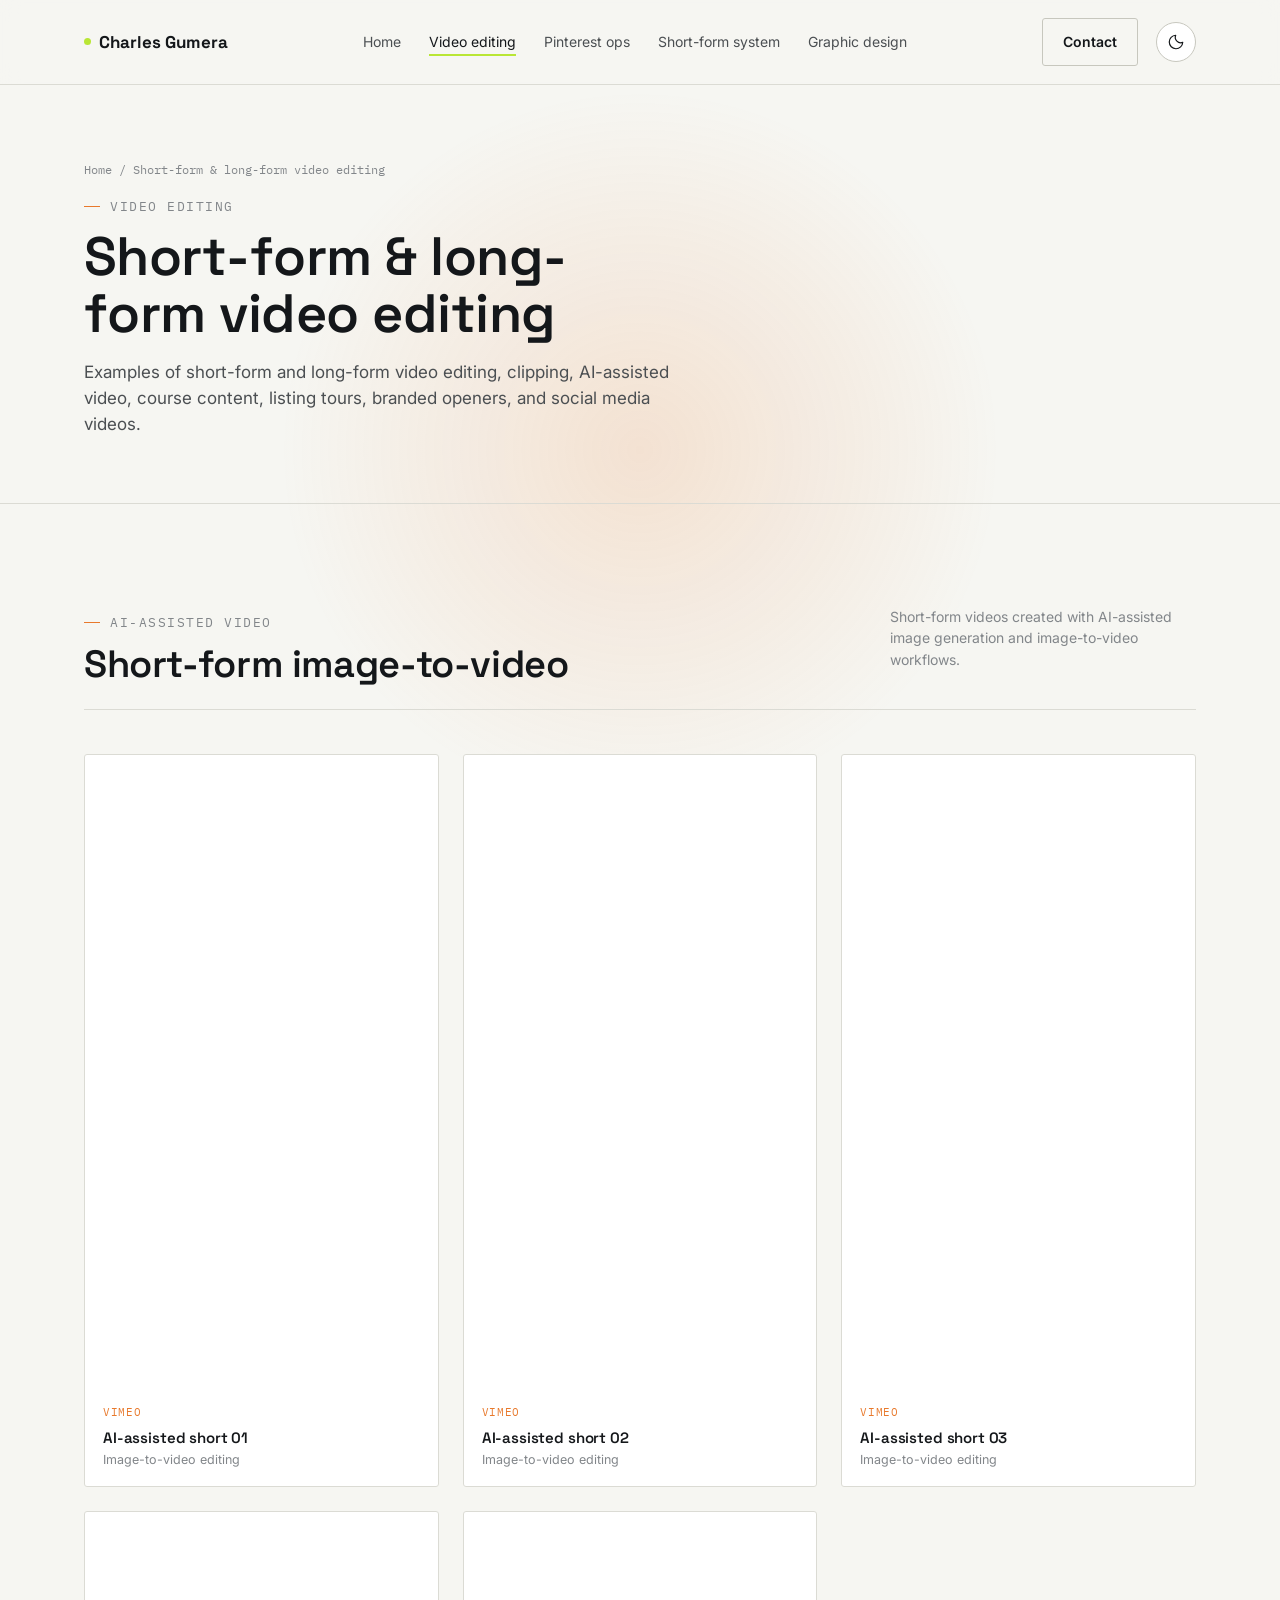
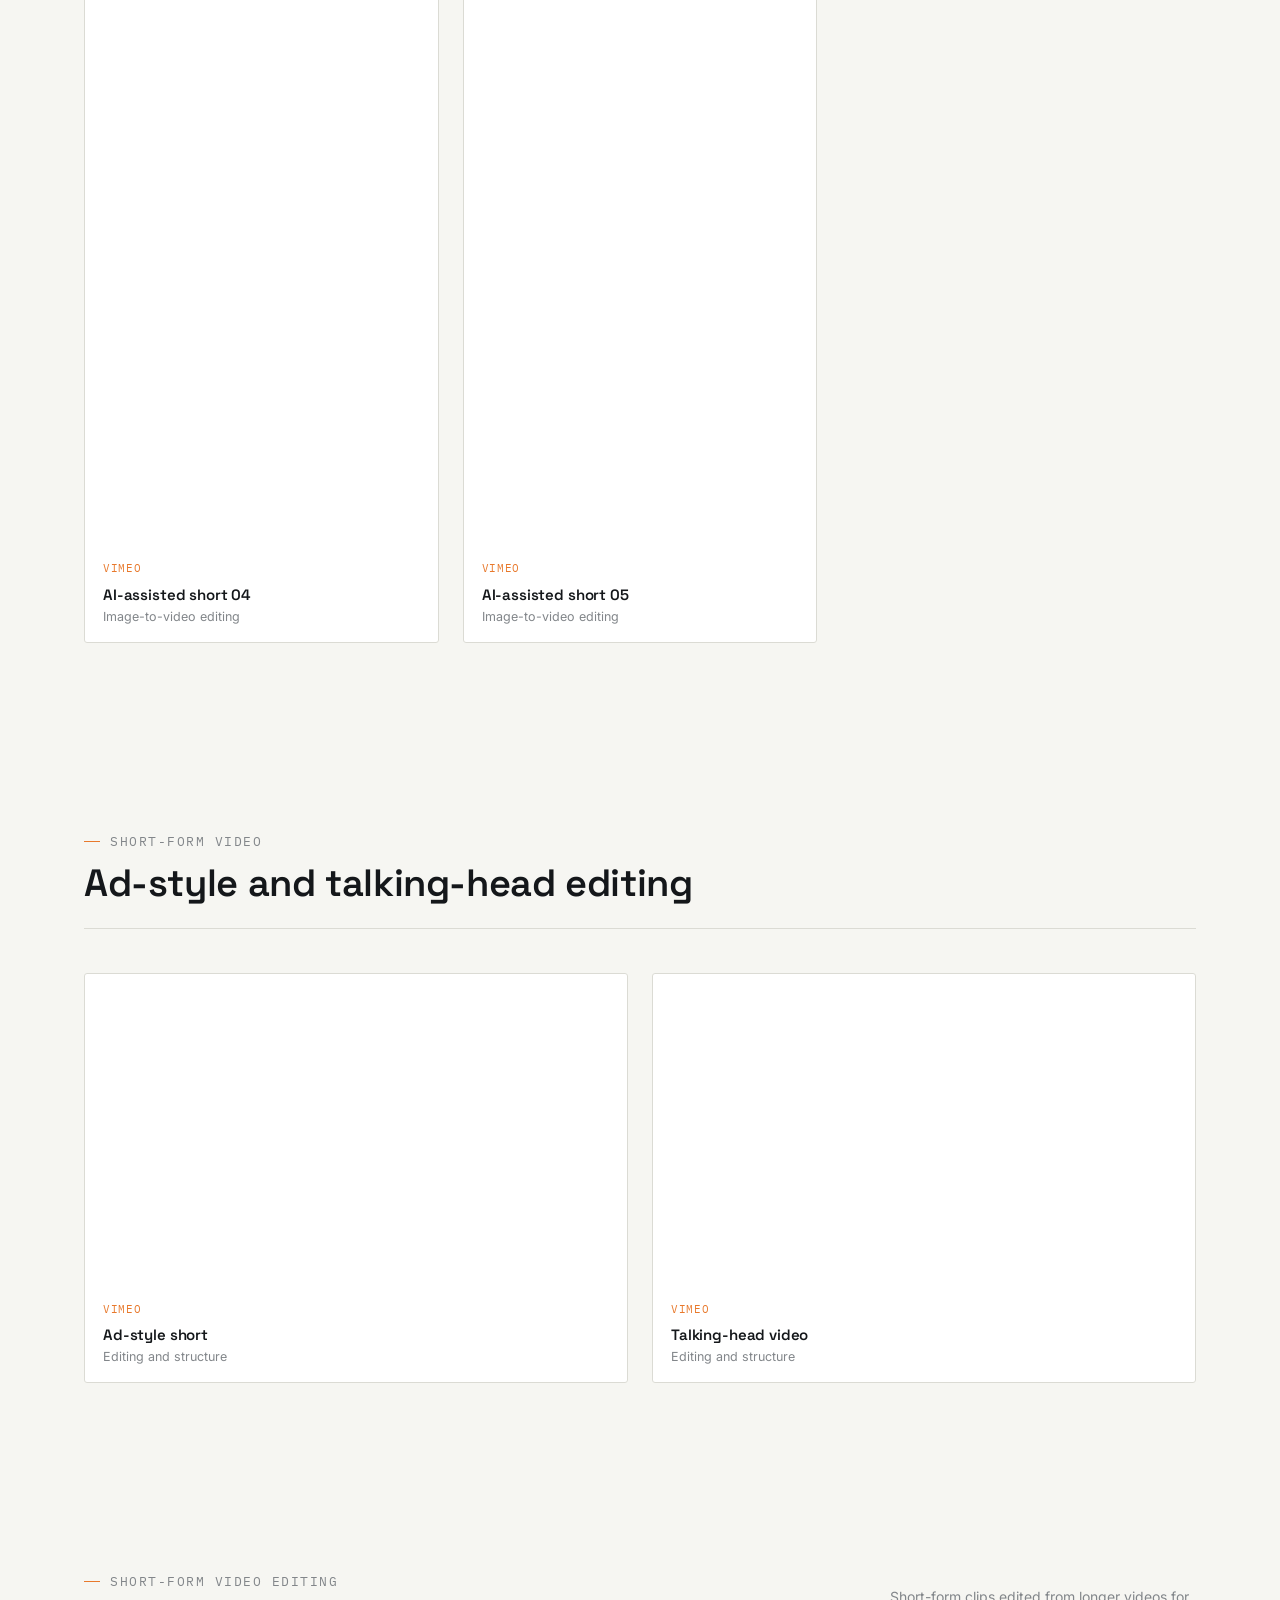
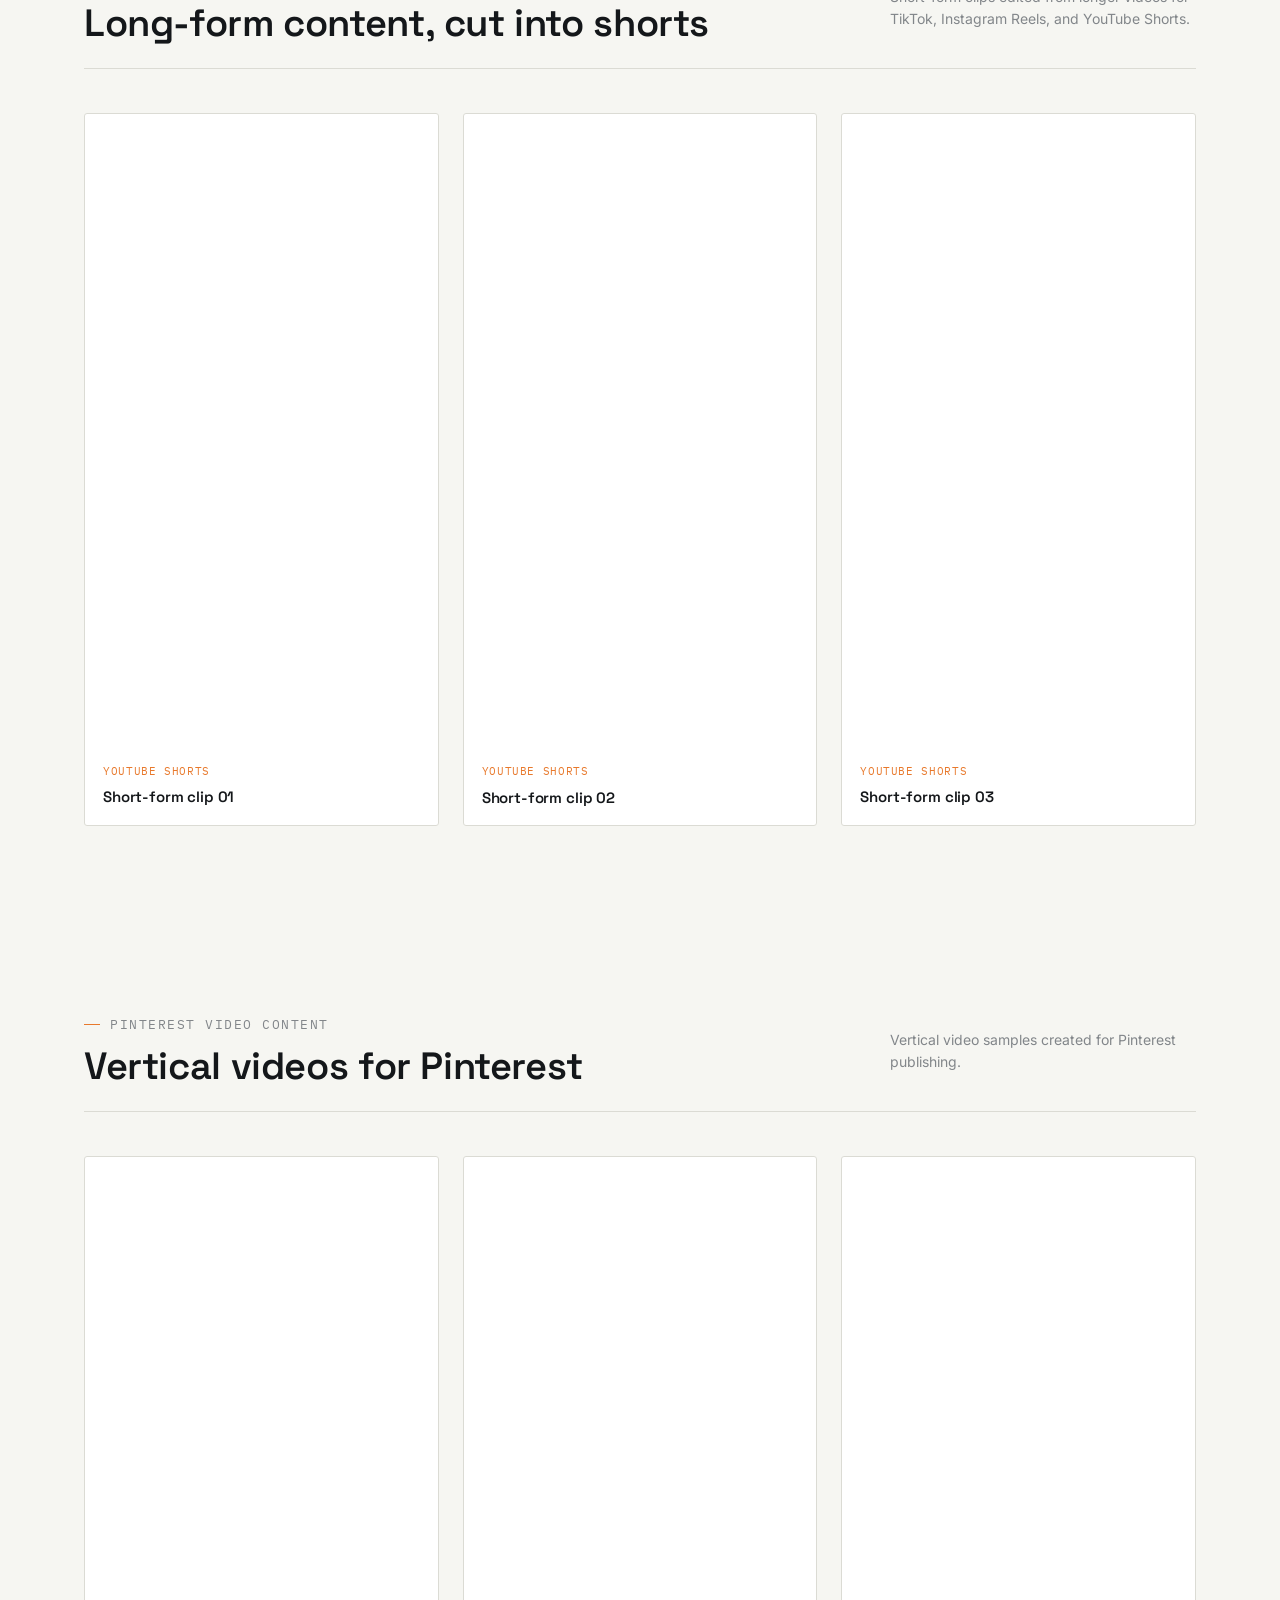
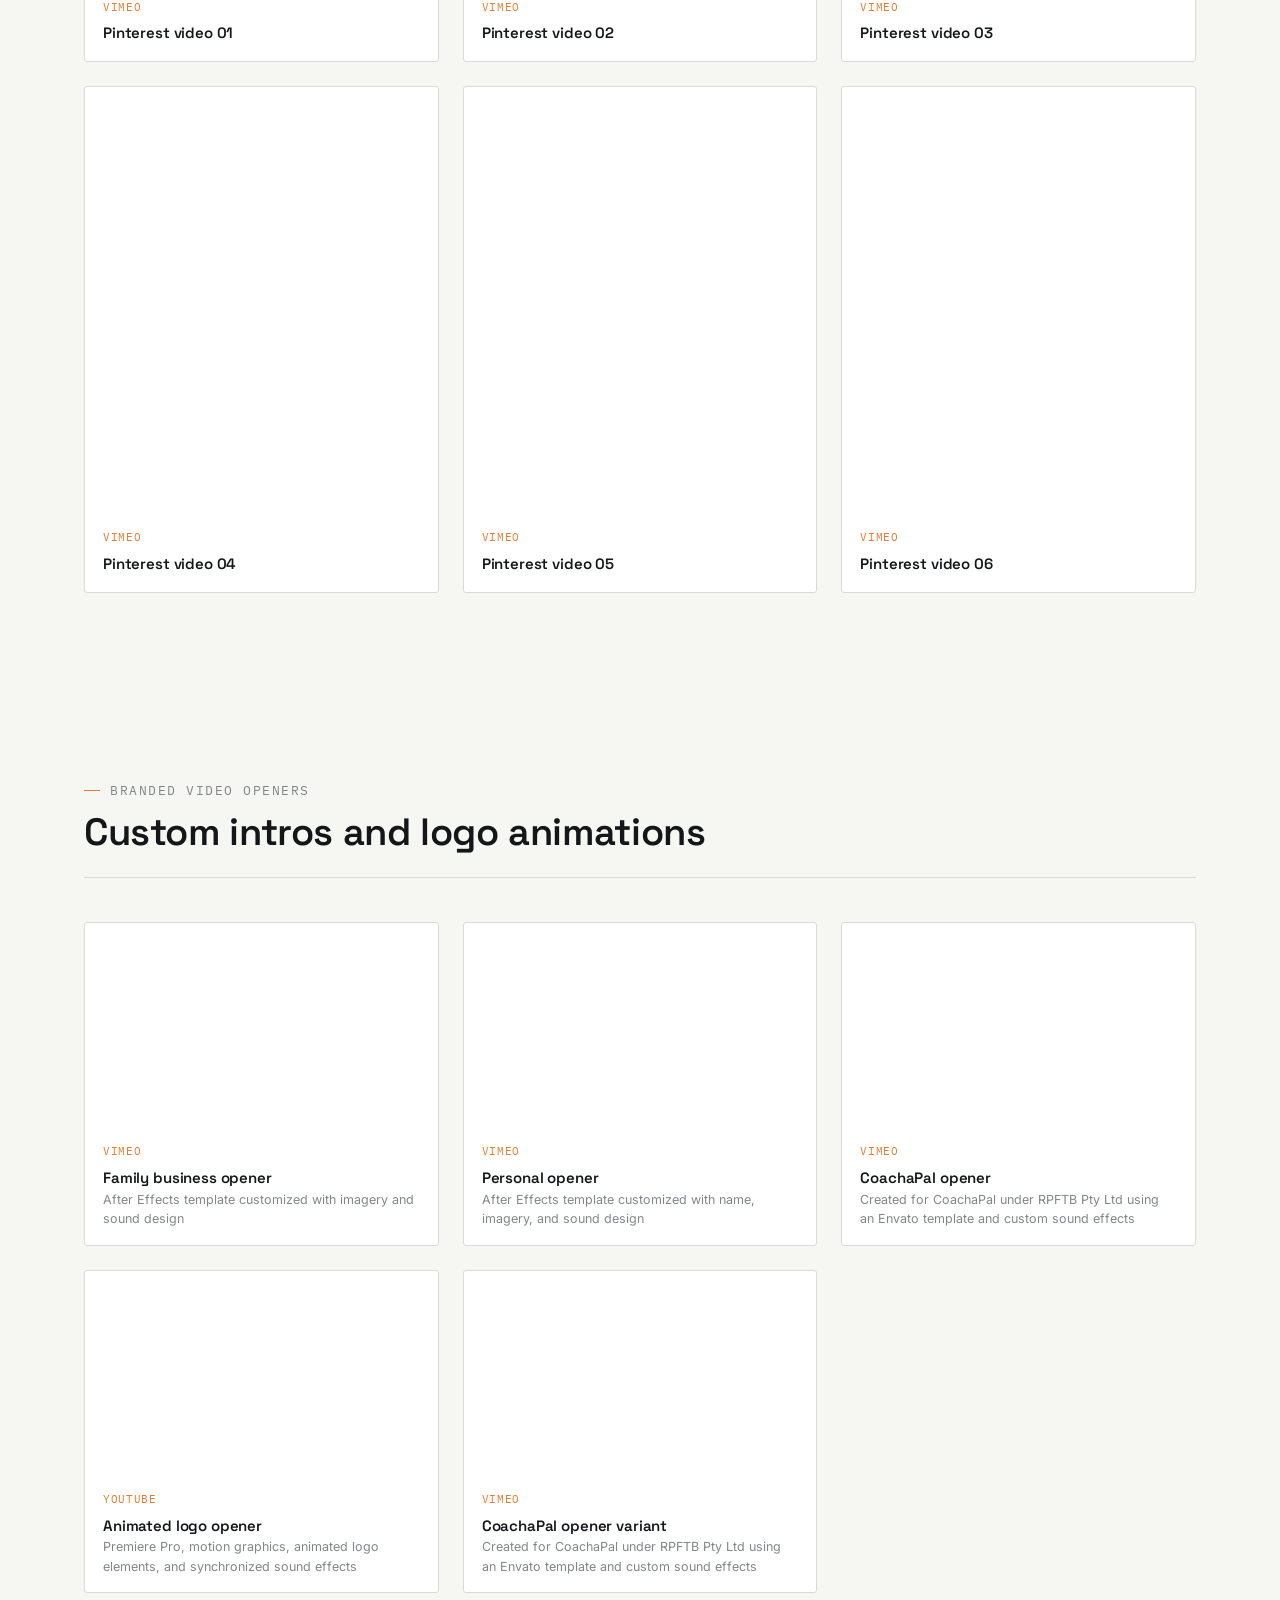
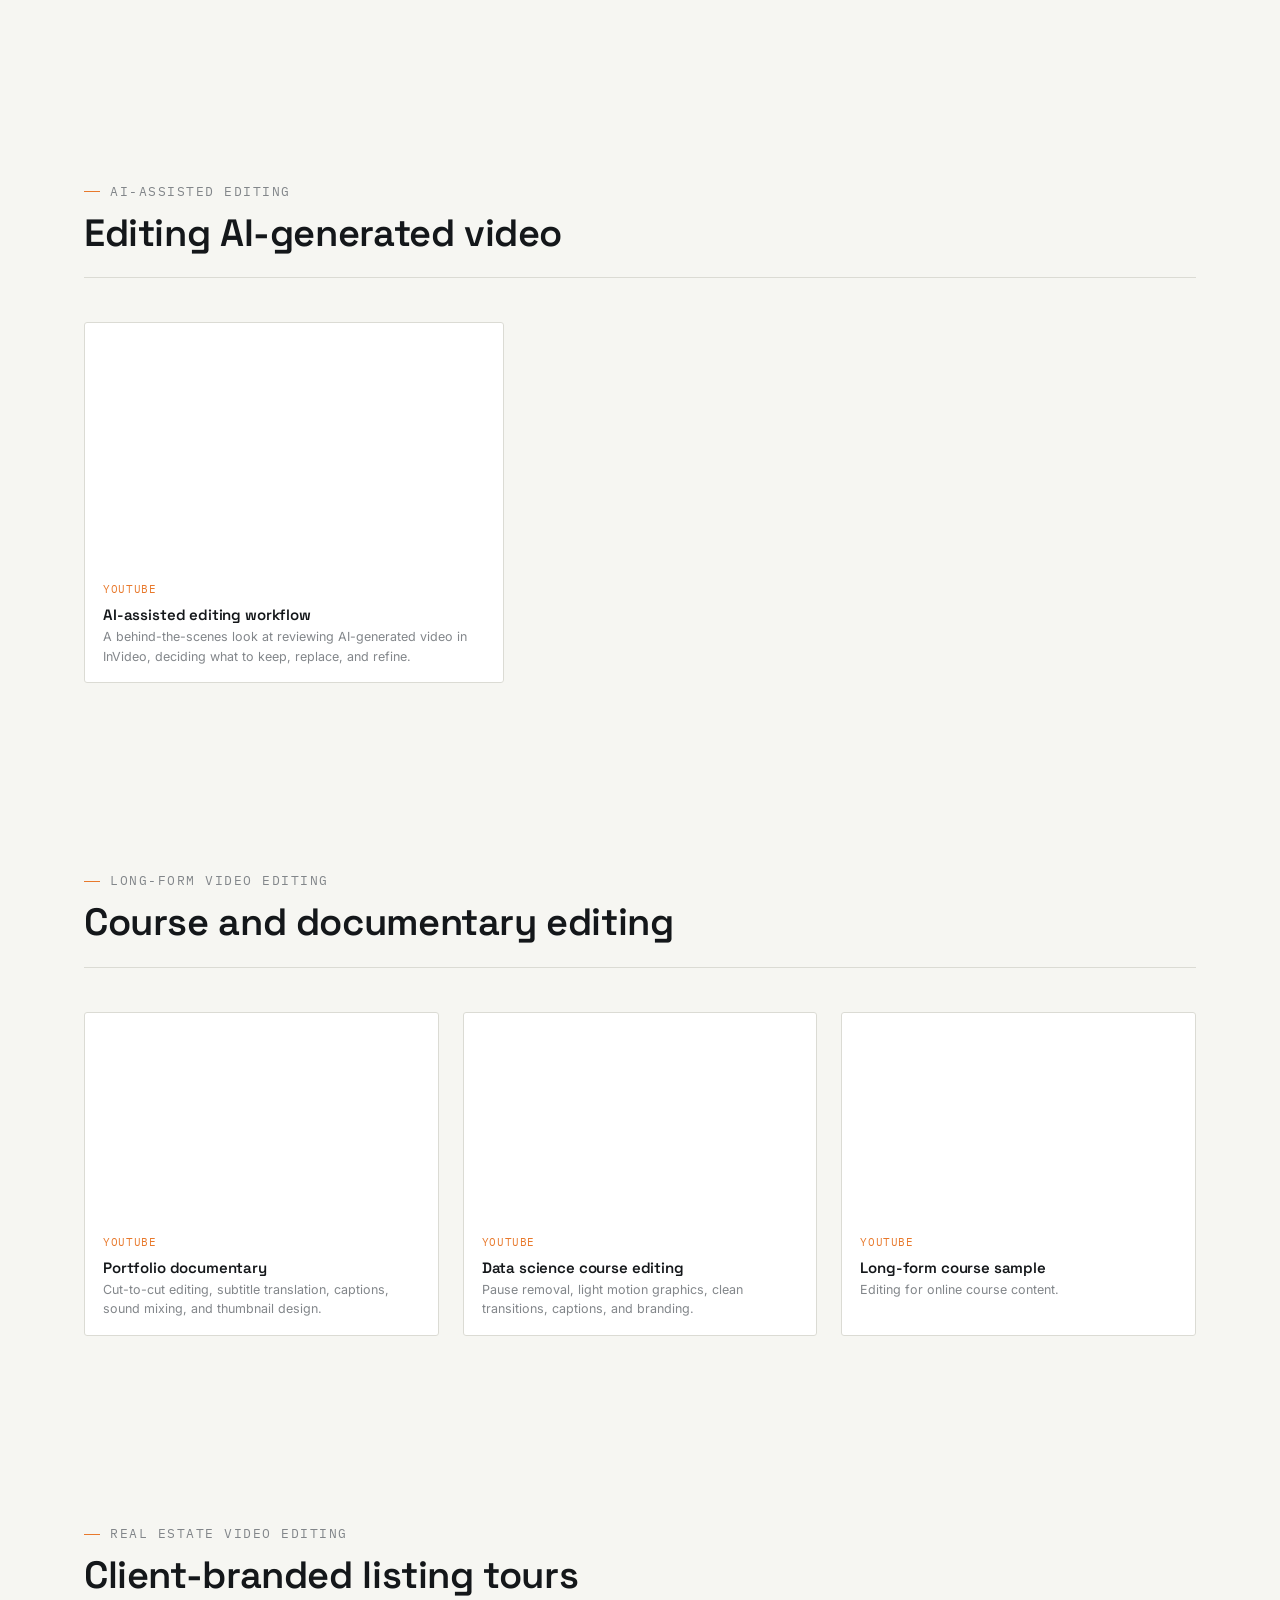
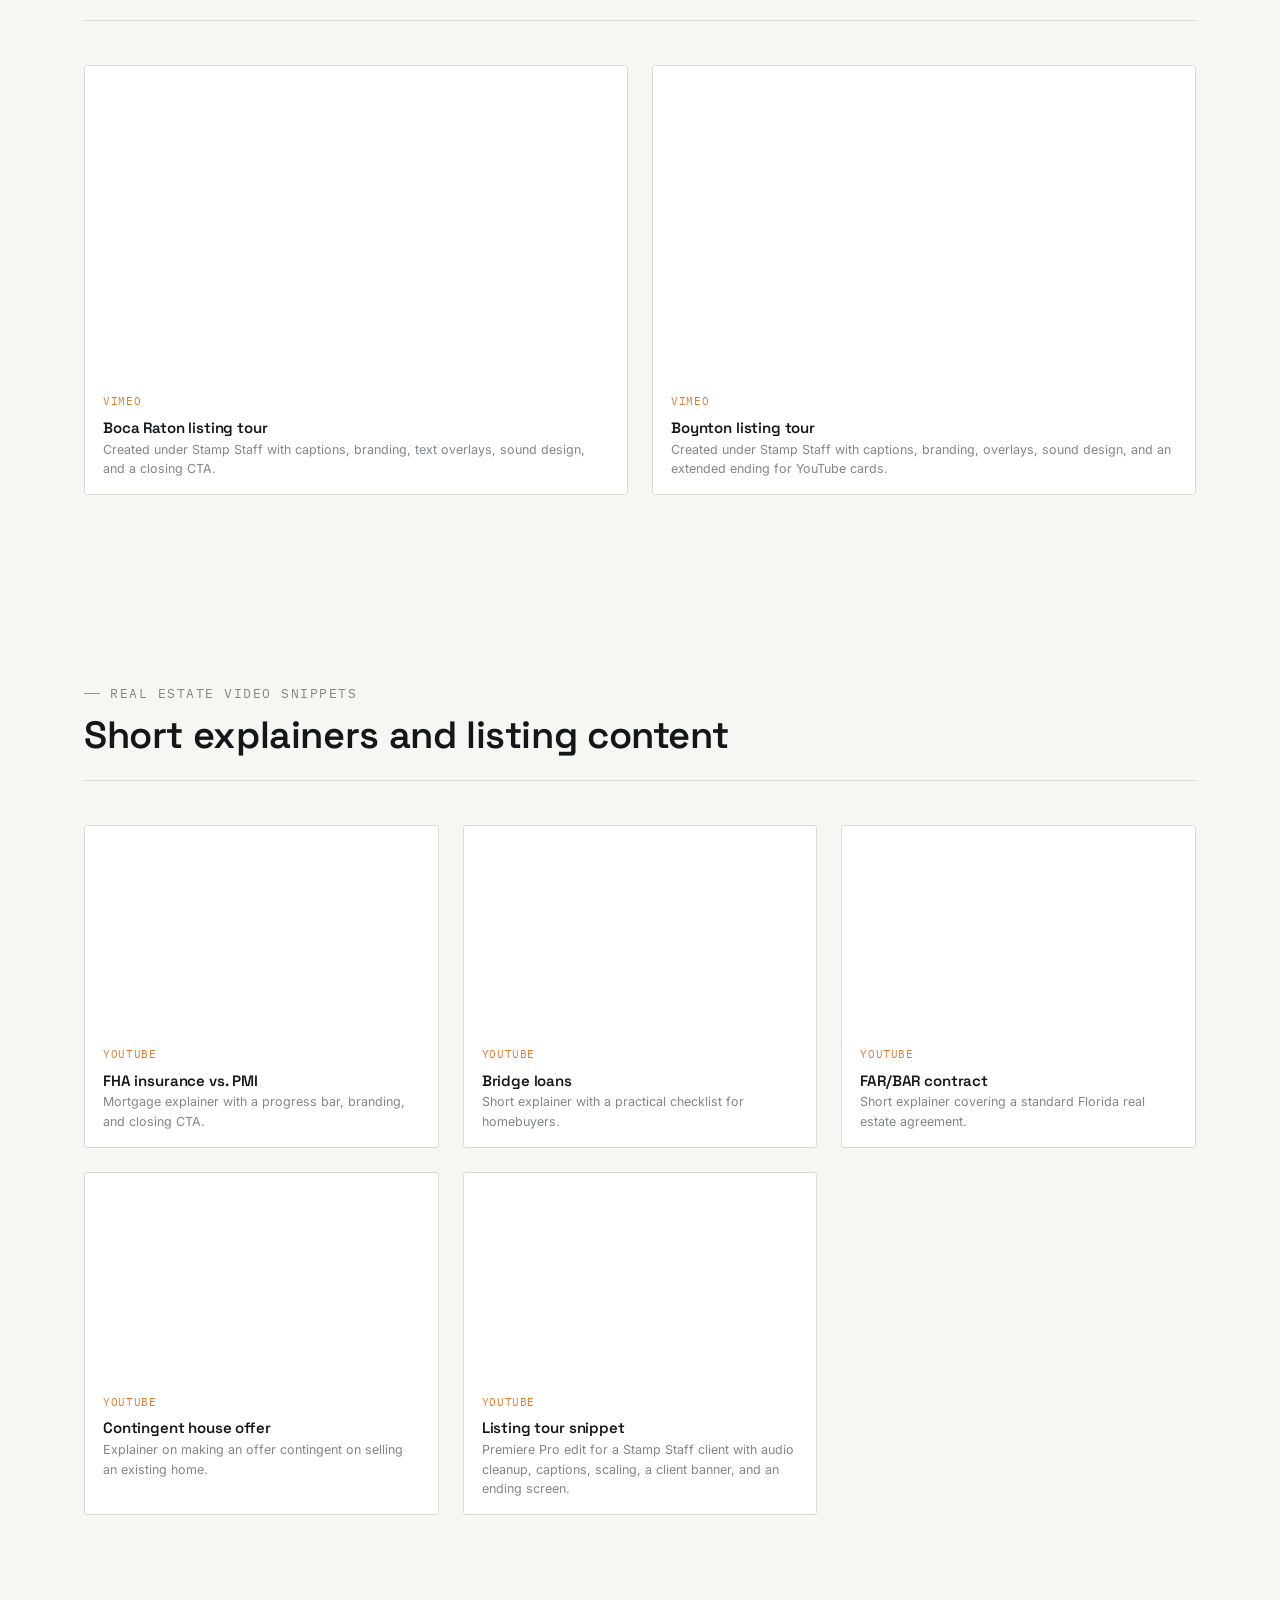
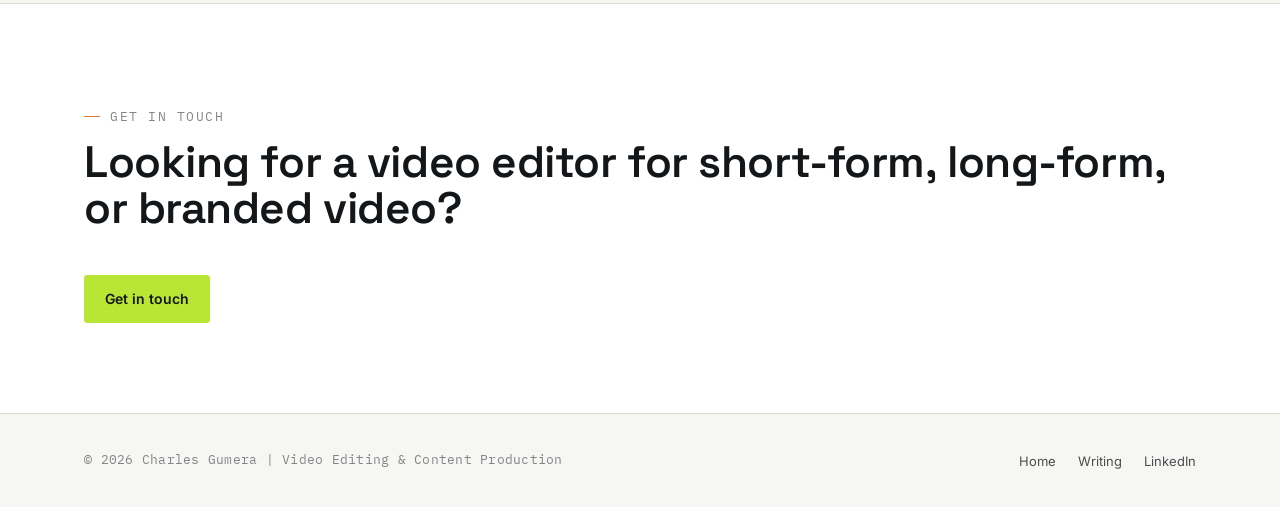
<file: short-form-and-long-form-video-editing.html>
<!DOCTYPE html>
<html lang="en">
<head>
<meta charset="UTF-8">
<meta name="viewport" content="width=device-width, initial-scale=1.0">
<meta name="theme-color" content="#F6F6F2">
<title>Short-Form &amp; Long-Form Video Editing | Charles Gumera</title>
<meta name="description" content="Short-form and long-form video editing, clipping, AI-assisted video, course videos, listing tours, and branded video openers by Charles Gumera.">
<link rel="stylesheet" href="css/style.css">
<style>
.video-embed.vertical {
  width: 100%;
  aspect-ratio: 9 / 16;
}
.video-embed.horizontal {
  width: 100%;
  aspect-ratio: 16 / 9;
}
.video-embed.vertical iframe,
.video-embed.horizontal iframe {
  width: 100%;
  height: 100%;
  border: 0;
  display: block;
}
</style>
</head>
<body class="page-video-editing">
<div class="cursor-glow"></div>

<header class="site-header">
  <nav class="nav">
    <a class="logo" href="index.html"><span class="dot"></span>Charles Gumera</a>
    <ul class="nav-links" id="site-navigation">
      <li><a href="index.html">Home</a></li>
      <li><a href="short-form-and-long-form-video-editing.html" class="active">Video editing</a></li>
      <li><a href="pinterest-content-operations-system.html">Pinterest ops</a></li>
      <li><a href="short-form-publishing-workflow-system.html">Short-form system</a></li>
      <li><a href="graphic-design.html">Graphic design</a></li>
    </ul>
    <div class="nav-right">
      <a class="btn btn-ghost" href="#contact">Contact</a>
      <button class="theme-toggle" aria-label="Toggle color theme">
        <svg class="moon" viewBox="0 0 24 24" fill="none" stroke="currentColor" stroke-width="1.6" stroke-linecap="round" stroke-linejoin="round"><path d="M21 12.4A9 9 0 1111.6 3 7.2 7.2 0 0021 12.4z"/></svg>
        <svg class="sun" viewBox="0 0 24 24" fill="none" stroke="currentColor" stroke-width="1.6" stroke-linecap="round" stroke-linejoin="round"><circle cx="12" cy="12" r="4"/><path d="M12 2v2M12 20v2M4.9 4.9l1.4 1.4M17.7 17.7l1.4 1.4M2 12h2M20 12h2M4.9 19.1l1.4-1.4M17.7 6.3l1.4-1.4"/></svg>
      </button>
      <button class="nav-mobile-toggle" type="button" aria-label="Open navigation" aria-expanded="false" aria-controls="mobile-navigation">
        <span></span><span></span><span></span>
      </button>
    </div>
    <div class="mobile-menu" id="mobile-navigation" aria-hidden="true">
      <a class="mobile-menu-home" href="index.html">Home</a>
      <details>
        <summary>Projects</summary>
        <div class="mobile-submenu">
          <a href="short-form-and-long-form-video-editing.html">Video editing</a>
          <a href="pinterest-content-operations-system.html">Pinterest ops</a>
          <a href="short-form-publishing-workflow-system.html">Short-form system</a>
          <a href="graphic-design.html">Graphic design</a>
        </div>
      </details>
      <details>
        <summary>Socials</summary>
        <div class="mobile-submenu">
          <a href="https://www.linkedin.com/in/charlezmg" target="_blank" rel="noopener">LinkedIn <span>↗</span></a>
          <a href="https://www.upwork.com/freelancers/~01514c3e3235a6bb53?viewMode=1" target="_blank" rel="noopener">Upwork <span>↗</span></a>
          <a href="https://www.onlinejobs.ph/jobseekers/info/873147" target="_blank" rel="noopener">OnlineJobs.ph <span>↗</span></a>
          <a href="https://ph.jobstreet.com/profiles/charles-gumera-bmlJPqzrjq" target="_blank" rel="noopener">JobStreet <span>↗</span></a>
          <a href="https://www.facebook.com/charlezzmg/" target="_blank" rel="noopener">Facebook <span>↗</span></a>
          <a href="https://charlezmg.wordpress.com/" target="_blank" rel="noopener">WordPress <span>↗</span></a>
        </div>
      </details>
    </div>
  </nav>
</header>

<main>
  <section class="page-hero">
    <div class="wrap">
      <p class="breadcrumb"><a href="index.html">Home</a> / Short-form &amp; long-form video editing</p>
      <p class="eyebrow">Video editing</p>
      <h1 class="type-fx">Short-form &amp; long-form video editing</h1>
      <p class="lead">Examples of short-form and long-form video editing, clipping, AI-assisted video, course content, listing tours, branded openers, and social media videos.</p>
    </div>
  </section>

  <!-- AI NARRATIVE -->
  <section class="section">
    <div class="wrap">
      <div class="section-head reveal">
        <div><p class="eyebrow">AI-assisted video</p><h2>Short-form image-to-video</h2></div>
        <p class="section-note">Short-form videos created with AI-assisted image generation and image-to-video workflows.</p>
      </div>
      <div class="video-grid reveal">
        <div class="video-card">
          <div class="video-embed vertical">
            <iframe src="https://player.vimeo.com/video/1220638126?badge=0&amp;autopause=0&amp;player_id=0&amp;app_id=58479" title="Fruit Has Sugar. So Why Doesn’t It Trigger Acne Like Candy?" frameborder="0" allow="autoplay; fullscreen; picture-in-picture; clipboard-write; encrypted-media; web-share" referrerpolicy="strict-origin-when-cross-origin" allowfullscreen loading="lazy"></iframe>
          </div>
          <div class="video-meta"><span class="platform">Vimeo</span><h4>AI-assisted short 01</h4><p>Image-to-video editing</p></div>
        </div>

        <div class="video-card">
          <div class="video-embed vertical">
            <iframe src="https://player.vimeo.com/video/1220638108?badge=0&amp;autopause=0&amp;player_id=0&amp;app_id=58479" title="Apple Cider Vinegar Weight Loss: What Actually Happens" frameborder="0" allow="autoplay; fullscreen; picture-in-picture; clipboard-write; encrypted-media; web-share" referrerpolicy="strict-origin-when-cross-origin" allowfullscreen loading="lazy"></iframe>
          </div>
          <div class="video-meta"><span class="platform">Vimeo</span><h4>AI-assisted short 02</h4><p>Image-to-video editing</p></div>
        </div>

        <div class="video-card">
          <div class="video-embed vertical">
            <iframe src="https://player.vimeo.com/video/1220638109?badge=0&amp;autopause=0&amp;player_id=0&amp;app_id=58479" title="What Happens If You Eat Cucumber Every Day?" frameborder="0" allow="autoplay; fullscreen; picture-in-picture; clipboard-write; encrypted-media; web-share" referrerpolicy="strict-origin-when-cross-origin" allowfullscreen loading="lazy"></iframe>
          </div>
          <div class="video-meta"><span class="platform">Vimeo</span><h4>AI-assisted short 03</h4><p>Image-to-video editing</p></div>
        </div>

        <div class="video-card">
          <div class="video-embed vertical">
            <iframe src="https://player.vimeo.com/video/1220638110?badge=0&amp;autopause=0&amp;player_id=0&amp;app_id=58479" title="What Happens If You Eat Only Sugar for 30 Days?" frameborder="0" allow="autoplay; fullscreen; picture-in-picture; clipboard-write; encrypted-media; web-share" referrerpolicy="strict-origin-when-cross-origin" allowfullscreen loading="lazy"></iframe>
          </div>
          <div class="video-meta"><span class="platform">Vimeo</span><h4>AI-assisted short 04</h4><p>Image-to-video editing</p></div>
        </div>

        <div class="video-card">
          <div class="video-embed vertical">
            <iframe src="https://player.vimeo.com/video/1220638111?badge=0&amp;autopause=0&amp;player_id=0&amp;app_id=58479" title="Five Things Pineapple Does Inside Your Body" frameborder="0" allow="autoplay; fullscreen; picture-in-picture; clipboard-write; encrypted-media; web-share" referrerpolicy="strict-origin-when-cross-origin" allowfullscreen loading="lazy"></iframe>
          </div>
          <div class="video-meta"><span class="platform">Vimeo</span><h4>AI-assisted short 05</h4><p>Image-to-video editing</p></div>
        </div>
      </div>
    </div>
  </section>

  <!-- AD-STYLE / TALKING HEAD -->
  <section class="section video-section-trend">
    <div class="wrap">
      <div class="section-head reveal">
        <div><p class="eyebrow">Short-form video</p><h2>Ad-style and talking-head editing</h2></div>
      </div>
      <div class="video-grid reveal">
        <a class="video-card" href="https://vimeo.com/1177941345" target="_blank" rel="noopener">
          <iframe class="video-embed" src="https://player.vimeo.com/video/1177941345" title="Vimeo video player" loading="lazy" allow="autoplay; fullscreen; picture-in-picture; clipboard-write; encrypted-media; web-share" referrerpolicy="strict-origin-when-cross-origin" allowfullscreen style="width:100%; aspect-ratio:16 / 9; border:0; display:block;"></iframe>
          <div class="video-meta"><span class="platform">Vimeo</span><h4>Ad-style short</h4><p>Editing and structure</p></div>
        </a>
        <a class="video-card" href="https://vimeo.com/1177941443" target="_blank" rel="noopener">
          <iframe class="video-embed" src="https://player.vimeo.com/video/1177941443" title="Vimeo video player" loading="lazy" allow="autoplay; fullscreen; picture-in-picture; clipboard-write; encrypted-media; web-share" referrerpolicy="strict-origin-when-cross-origin" allowfullscreen style="width:100%; aspect-ratio:16 / 9; border:0; display:block;"></iframe>
          <div class="video-meta"><span class="platform">Vimeo</span><h4>Talking-head video</h4><p>Editing and structure</p></div>
        </a>
      </div>
    </div>
  </section>

  <!-- CLIPPING SHORTS -->
  <section class="section">
    <div class="wrap">
      <div class="section-head reveal">
        <div><p class="eyebrow">Short-form video editing</p><h2>Long-form content, cut into shorts</h2></div>
        <p class="section-note">Short-form clips edited from longer videos for TikTok, Instagram Reels, and YouTube Shorts.</p>
      </div>
      <div class="video-grid reveal">
        <a class="video-card" href="https://www.youtube.com/watch?v=y0-z6WM0Nl4" target="_blank" rel="noopener">
          <iframe class="video-embed" src="https://www.youtube.com/embed/y0-z6WM0Nl4" title="YouTube video player" loading="lazy" allow="accelerometer; autoplay; clipboard-write; encrypted-media; gyroscope; picture-in-picture; web-share" referrerpolicy="strict-origin-when-cross-origin" allowfullscreen style="width:100%; aspect-ratio:9 / 16; border:0; display:block;"></iframe>
          <div class="video-meta"><span class="platform">YouTube Shorts</span><h4>Short-form clip 01</h4></div>
        </a>
        <a class="video-card" href="https://www.youtube.com/watch?v=5k8-_2N9xEY" target="_blank" rel="noopener">
          <iframe class="video-embed" src="https://www.youtube.com/embed/5k8-_2N9xEY" title="YouTube video player" loading="lazy" allow="accelerometer; autoplay; clipboard-write; encrypted-media; gyroscope; picture-in-picture; web-share" referrerpolicy="strict-origin-when-cross-origin" allowfullscreen style="width:100%; aspect-ratio:9 / 16; border:0; display:block;"></iframe>
          <div class="video-meta"><span class="platform">YouTube Shorts</span><h4>Short-form clip 02</h4></div>
        </a>
        <a class="video-card" href="https://www.youtube.com/watch?v=SyADTis_-rU" target="_blank" rel="noopener">
          <iframe class="video-embed" src="https://www.youtube.com/embed/SyADTis_-rU" title="YouTube video player" loading="lazy" allow="accelerometer; autoplay; clipboard-write; encrypted-media; gyroscope; picture-in-picture; web-share" referrerpolicy="strict-origin-when-cross-origin" allowfullscreen style="width:100%; aspect-ratio:9 / 16; border:0; display:block;"></iframe>
          <div class="video-meta"><span class="platform">YouTube Shorts</span><h4>Short-form clip 03</h4></div>
        </a>
      </div>
    </div>
  </section>

  <!-- IDEA PINS -->
  <section class="section video-section-pinterest">
    <div class="wrap">
      <div class="section-head reveal">
        <div><p class="eyebrow">Pinterest video content</p><h2>Vertical videos for Pinterest</h2></div>
        <p class="section-note">Vertical video samples created for Pinterest publishing.</p>
      </div>
      <div class="video-grid reveal">
        <a class="video-card" href="https://vimeo.com/1060591140" target="_blank" rel="noopener">
          <iframe class="video-embed" src="https://player.vimeo.com/video/1060591140" title="Vimeo video player" loading="lazy" allow="autoplay; fullscreen; picture-in-picture; clipboard-write; encrypted-media; web-share" referrerpolicy="strict-origin-when-cross-origin" allowfullscreen style="width:100%; aspect-ratio:16 / 9; border:0; display:block;"></iframe>
          <div class="video-meta"><span class="platform">Vimeo</span><h4>Pinterest video 01</h4></div>
        </a>
        <a class="video-card" href="https://vimeo.com/1060591025" target="_blank" rel="noopener">
          <iframe class="video-embed" src="https://player.vimeo.com/video/1060591025" title="Vimeo video player" loading="lazy" allow="autoplay; fullscreen; picture-in-picture; clipboard-write; encrypted-media; web-share" referrerpolicy="strict-origin-when-cross-origin" allowfullscreen style="width:100%; aspect-ratio:16 / 9; border:0; display:block;"></iframe>
          <div class="video-meta"><span class="platform">Vimeo</span><h4>Pinterest video 02</h4></div>
        </a>
        <a class="video-card" href="https://vimeo.com/1060591212" target="_blank" rel="noopener">
          <iframe class="video-embed" src="https://player.vimeo.com/video/1060591212" title="Vimeo video player" loading="lazy" allow="autoplay; fullscreen; picture-in-picture; clipboard-write; encrypted-media; web-share" referrerpolicy="strict-origin-when-cross-origin" allowfullscreen style="width:100%; aspect-ratio:16 / 9; border:0; display:block;"></iframe>
          <div class="video-meta"><span class="platform">Vimeo</span><h4>Pinterest video 03</h4></div>
        </a>
        <a class="video-card" href="https://vimeo.com/1060591108" target="_blank" rel="noopener">
          <iframe class="video-embed" src="https://player.vimeo.com/video/1060591108" title="Vimeo video player" loading="lazy" allow="autoplay; fullscreen; picture-in-picture; clipboard-write; encrypted-media; web-share" referrerpolicy="strict-origin-when-cross-origin" allowfullscreen style="width:100%; aspect-ratio:16 / 9; border:0; display:block;"></iframe>
          <div class="video-meta"><span class="platform">Vimeo</span><h4>Pinterest video 04</h4></div>
        </a>
        <a class="video-card" href="https://vimeo.com/1060591243" target="_blank" rel="noopener">
          <iframe class="video-embed" src="https://player.vimeo.com/video/1060591243" title="Vimeo video player" loading="lazy" allow="autoplay; fullscreen; picture-in-picture; clipboard-write; encrypted-media; web-share" referrerpolicy="strict-origin-when-cross-origin" allowfullscreen style="width:100%; aspect-ratio:16 / 9; border:0; display:block;"></iframe>
          <div class="video-meta"><span class="platform">Vimeo</span><h4>Pinterest video 05</h4></div>
        </a>
        <a class="video-card" href="https://vimeo.com/1060591082" target="_blank" rel="noopener">
          <iframe class="video-embed" src="https://player.vimeo.com/video/1060591082" title="Vimeo video player" loading="lazy" allow="autoplay; fullscreen; picture-in-picture; clipboard-write; encrypted-media; web-share" referrerpolicy="strict-origin-when-cross-origin" allowfullscreen style="width:100%; aspect-ratio:16 / 9; border:0; display:block;"></iframe>
          <div class="video-meta"><span class="platform">Vimeo</span><h4>Pinterest video 06</h4></div>
        </a>
      </div>
    </div>
  </section>

  <!-- OPENERS -->
  <section class="section">
    <div class="wrap">
      <div class="section-head reveal">
        <div><p class="eyebrow">Branded video openers</p><h2>Custom intros and logo animations</h2></div>
      </div>
      <div class="video-grid reveal">
        <a class="video-card" href="https://vimeo.com/1060388445" target="_blank" rel="noopener">
          <iframe class="video-embed" src="https://player.vimeo.com/video/1060388445?h=5b97f3a517" title="Vimeo video player" loading="lazy" allow="autoplay; fullscreen; picture-in-picture; clipboard-write; encrypted-media; web-share" referrerpolicy="strict-origin-when-cross-origin" allowfullscreen style="width:100%; aspect-ratio:16 / 9; border:0; display:block;"></iframe>
          <div class="video-meta"><span class="platform">Vimeo</span><h4>Family business opener</h4><p>After Effects template customized with imagery and sound design</p></div>
        </a>
        <a class="video-card" href="https://vimeo.com/1062912989" target="_blank" rel="noopener">
          <iframe class="video-embed" src="https://player.vimeo.com/video/1062912989" title="Vimeo video player" loading="lazy" allow="autoplay; fullscreen; picture-in-picture; clipboard-write; encrypted-media; web-share" referrerpolicy="strict-origin-when-cross-origin" allowfullscreen style="width:100%; aspect-ratio:16 / 9; border:0; display:block;"></iframe>
          <div class="video-meta"><span class="platform">Vimeo</span><h4>Personal opener</h4><p>After Effects template customized with name, imagery, and sound design</p></div>
        </a>
        <a class="video-card" href="https://vimeo.com/1062912562" target="_blank" rel="noopener">
          <iframe class="video-embed" src="https://player.vimeo.com/video/1062912562" title="Vimeo video player" loading="lazy" allow="autoplay; fullscreen; picture-in-picture; clipboard-write; encrypted-media; web-share" referrerpolicy="strict-origin-when-cross-origin" allowfullscreen style="width:100%; aspect-ratio:16 / 9; border:0; display:block;"></iframe>
          <div class="video-meta"><span class="platform">Vimeo</span><h4>CoachaPal opener</h4><p>Created for CoachaPal under RPFTB Pty Ltd using an Envato template and custom sound effects</p></div>
        </a>
        <a class="video-card" href="https://www.youtube.com/watch?v=TFNUpzfMxpc" target="_blank" rel="noopener">
          <iframe class="video-embed" src="https://www.youtube.com/embed/TFNUpzfMxpc" title="YouTube video player" loading="lazy" allow="accelerometer; autoplay; clipboard-write; encrypted-media; gyroscope; picture-in-picture; web-share" referrerpolicy="strict-origin-when-cross-origin" allowfullscreen style="width:100%; aspect-ratio:16 / 9; border:0; display:block;"></iframe>
          <div class="video-meta"><span class="platform">YouTube</span><h4>Animated logo opener</h4><p>Premiere Pro, motion graphics, animated logo elements, and synchronized sound effects</p></div>
        </a>
        <a class="video-card" href="https://vimeo.com/1062912521" target="_blank" rel="noopener">
          <iframe class="video-embed" src="https://player.vimeo.com/video/1062912521" title="Vimeo video player" loading="lazy" allow="autoplay; fullscreen; picture-in-picture; clipboard-write; encrypted-media; web-share" referrerpolicy="strict-origin-when-cross-origin" allowfullscreen style="width:100%; aspect-ratio:16 / 9; border:0; display:block;"></iframe>
          <div class="video-meta"><span class="platform">Vimeo</span><h4>CoachaPal opener variant</h4><p>Created for CoachaPal under RPFTB Pty Ltd using an Envato template and custom sound effects</p></div>
        </a>
      </div>
    </div>
  </section>

  <!-- AI-ASSISTED EDITING -->
  <section class="section">
    <div class="wrap">
      <div class="section-head reveal">
        <div><p class="eyebrow">AI-assisted editing</p><h2>Editing AI-generated video</h2></div>
      </div>
      <a class="video-card reveal" style="max-width:420px;" href="https://www.youtube.com/watch?v=zWmEKFWT7aM&t=1s" target="_blank" rel="noopener">
        <iframe class="video-embed" src="https://www.youtube.com/embed/zWmEKFWT7aM?start=1" title="Behind-the-Scenes Editing Workflow" loading="lazy" allow="accelerometer; autoplay; clipboard-write; encrypted-media; gyroscope; picture-in-picture; web-share" referrerpolicy="strict-origin-when-cross-origin" allowfullscreen style="width:100%; aspect-ratio:16 / 9; border:0; display:block;"></iframe>
        <div class="video-meta"><span class="platform">YouTube</span><h4>AI-assisted editing workflow</h4><p>A behind-the-scenes look at reviewing AI-generated video in InVideo, deciding what to keep, replace, and refine.</p></div>
      </a>
    </div>
  </section>

  <!-- LONG-FORM -->
  <section class="section">
    <div class="wrap">
      <div class="section-head reveal">
        <div><p class="eyebrow">Long-form video editing</p><h2>Course and documentary editing</h2></div>
      </div>
      <div class="video-grid reveal">
        <a class="video-card" href="https://www.youtube.com/watch?v=s8w2gRI2YIU" target="_blank" rel="noopener">
          <iframe class="video-embed" src="https://www.youtube.com/embed/s8w2gRI2YIU?start=89" title="YouTube video player" loading="lazy" allow="accelerometer; autoplay; clipboard-write; encrypted-media; gyroscope; picture-in-picture; web-share" referrerpolicy="strict-origin-when-cross-origin" allowfullscreen style="width:100%; aspect-ratio:16 / 9; border:0; display:block;"></iframe>
          <div class="video-meta"><span class="platform">YouTube</span><h4>Portfolio documentary</h4><p>Cut-to-cut editing, subtitle translation, captions, sound mixing, and thumbnail design.</p></div>
        </a>
        <a class="video-card" href="https://www.youtube.com/watch?v=c6v1Df2YuKc" target="_blank" rel="noopener">
          <iframe class="video-embed" src="https://www.youtube.com/embed/c6v1Df2YuKc?start=110" title="YouTube video player" loading="lazy" allow="accelerometer; autoplay; clipboard-write; encrypted-media; gyroscope; picture-in-picture; web-share" referrerpolicy="strict-origin-when-cross-origin" allowfullscreen style="width:100%; aspect-ratio:16 / 9; border:0; display:block;"></iframe>
          <div class="video-meta"><span class="platform">YouTube</span><h4>Data science course editing</h4><p>Pause removal, light motion graphics, clean transitions, captions, and branding.</p></div>
        </a>
        <a class="video-card" href="https://www.youtube.com/watch?v=OCrXYCPBMhI" target="_blank" rel="noopener">
          <iframe class="video-embed" src="https://www.youtube.com/embed/OCrXYCPBMhI?start=92" title="YouTube video player" loading="lazy" allow="accelerometer; autoplay; clipboard-write; encrypted-media; gyroscope; picture-in-picture; web-share" referrerpolicy="strict-origin-when-cross-origin" allowfullscreen style="width:100%; aspect-ratio:16 / 9; border:0; display:block;"></iframe>
          <div class="video-meta"><span class="platform">YouTube</span><h4>Long-form course sample</h4><p>Editing for online course content.</p></div>
        </a>
      </div>
    </div>
  </section>

  <!-- LISTING TOURS -->
  <section class="section video-section-real-estate">
    <div class="wrap">
      <div class="section-head reveal">
        <div><p class="eyebrow">Real estate video editing</p><h2>Client-branded listing tours</h2></div>
      </div>
      <div class="video-grid reveal">
        <a class="video-card" href="https://vimeo.com/1067537310" target="_blank" rel="noopener">
          <iframe class="video-embed" src="https://player.vimeo.com/video/1067537310" title="Vimeo video player" loading="lazy" allow="autoplay; fullscreen; picture-in-picture; clipboard-write; encrypted-media; web-share" referrerpolicy="strict-origin-when-cross-origin" allowfullscreen style="width:100%; aspect-ratio:16 / 9; border:0; display:block;"></iframe>
          <div class="video-meta"><span class="platform">Vimeo</span><h4>Boca Raton listing tour</h4><p>Created under Stamp Staff with captions, branding, text overlays, sound design, and a closing CTA.</p></div>
        </a>
        <a class="video-card" href="https://vimeo.com/1067536791" target="_blank" rel="noopener">
          <iframe class="video-embed" src="https://player.vimeo.com/video/1067536791" title="Vimeo video player" loading="lazy" allow="autoplay; fullscreen; picture-in-picture; clipboard-write; encrypted-media; web-share" referrerpolicy="strict-origin-when-cross-origin" allowfullscreen style="width:100%; aspect-ratio:16 / 9; border:0; display:block;"></iframe>
          <div class="video-meta"><span class="platform">Vimeo</span><h4>Boynton listing tour</h4><p>Created under Stamp Staff with captions, branding, overlays, sound design, and an extended ending for YouTube cards.</p></div>
        </a>
      </div>
    </div>
  </section>

  <!-- VIDEO SNIPPETS -->
  <section class="section">
    <div class="wrap">
      <div class="section-head reveal">
        <div><p class="eyebrow">Real estate video snippets</p><h2>Short explainers and listing content</h2></div>
      </div>
      <div class="video-grid reveal">
        <a class="video-card" href="https://www.youtube.com/watch?v=7DWa7YodlW0" target="_blank" rel="noopener">
          <iframe class="video-embed" src="https://www.youtube.com/embed/7DWa7YodlW0" title="YouTube video player" loading="lazy" allow="accelerometer; autoplay; clipboard-write; encrypted-media; gyroscope; picture-in-picture; web-share" referrerpolicy="strict-origin-when-cross-origin" allowfullscreen style="width:100%; aspect-ratio:16 / 9; border:0; display:block;"></iframe>
          <div class="video-meta"><span class="platform">YouTube</span><h4>FHA insurance vs. PMI</h4><p>Mortgage explainer with a progress bar, branding, and closing CTA.</p></div>
        </a>
        <a class="video-card" href="https://www.youtube.com/watch?v=oJs2of2YLIE" target="_blank" rel="noopener">
          <iframe class="video-embed" src="https://www.youtube.com/embed/oJs2of2YLIE?start=6" title="YouTube video player" loading="lazy" allow="accelerometer; autoplay; clipboard-write; encrypted-media; gyroscope; picture-in-picture; web-share" referrerpolicy="strict-origin-when-cross-origin" allowfullscreen style="width:100%; aspect-ratio:16 / 9; border:0; display:block;"></iframe>
          <div class="video-meta"><span class="platform">YouTube</span><h4>Bridge loans</h4><p>Short explainer with a practical checklist for homebuyers.</p></div>
        </a>
        <a class="video-card" href="https://www.youtube.com/watch?v=kCGjfkT8_nQ" target="_blank" rel="noopener">
          <iframe class="video-embed" src="https://www.youtube.com/embed/kCGjfkT8_nQ?start=1" title="YouTube video player" loading="lazy" allow="accelerometer; autoplay; clipboard-write; encrypted-media; gyroscope; picture-in-picture; web-share" referrerpolicy="strict-origin-when-cross-origin" allowfullscreen style="width:100%; aspect-ratio:16 / 9; border:0; display:block;"></iframe>
          <div class="video-meta"><span class="platform">YouTube</span><h4>FAR/BAR contract</h4><p>Short explainer covering a standard Florida real estate agreement.</p></div>
        </a>
        <a class="video-card" href="https://www.youtube.com/watch?v=ZPHsZTGJgQU" target="_blank" rel="noopener">
          <iframe class="video-embed" src="https://www.youtube.com/embed/ZPHsZTGJgQU" title="YouTube video player" loading="lazy" allow="accelerometer; autoplay; clipboard-write; encrypted-media; gyroscope; picture-in-picture; web-share" referrerpolicy="strict-origin-when-cross-origin" allowfullscreen style="width:100%; aspect-ratio:16 / 9; border:0; display:block;"></iframe>
          <div class="video-meta"><span class="platform">YouTube</span><h4>Contingent house offer</h4><p>Explainer on making an offer contingent on selling an existing home.</p></div>
        </a>
        <div class="video-card">
          <div class="video-embed horizontal">
            <iframe src="https://www.youtube.com/embed/oQu-XTMgc0o" title="Listing Tour Video for Stamp Staff Client" frameborder="0" allow="accelerometer; autoplay; clipboard-write; encrypted-media; gyroscope; picture-in-picture; web-share" referrerpolicy="strict-origin-when-cross-origin" allowfullscreen></iframe>
          </div>
<div class="video-meta"><span class="platform">YouTube</span><h4>Listing tour snippet</h4><p>Premiere Pro edit for a Stamp Staff client with audio cleanup, captions, scaling, a client banner, and an ending screen.</p></div>
        </div>
      </div>
    </div>
  </section>

  <section class="contact" id="contact">
    <div class="wrap">
      <p class="eyebrow">Get in touch</p>
      <h2 style="max-width:52ch;">Looking for a video editor for short-form, long-form, or branded video?</h2>
      <a class="btn btn-primary" style="margin-top:28px;" href="index.html#contact" data-magnetic="10">Get in touch</a>
    </div>
  </section>
</main>

<footer class="site-footer">
  <div class="wrap footer-row">
    <span class="mono">© 2026 Charles Gumera | Video Editing &amp; Content Production</span>
    <ul class="footer-links">
      <li><a href="index.html">Home</a></li>
      <li><a href="https://charlezmg.wordpress.com/" target="_blank" rel="noopener">Writing</a></li>
      <li><a href="https://www.linkedin.com/in/charlezmg" target="_blank" rel="noopener">LinkedIn</a></li>
    </ul>
  </div>
</footer>

<script src="js/main.js"></script>
<script src="https://player.vimeo.com/api/player.js"></script>
</body>
</html>
</file>
<file: css/style.css>
/* ==========================================================================
   Charles Gumera — Portfolio Design System
   Type: Space Grotesk (display) / Inter (body) / IBM Plex Mono (system/data)
   ========================================================================== */

@import url('https://fonts.googleapis.com/css2?family=Space+Grotesk:wght@400;500;600;700&family=Inter:wght@400;500;600&family=IBM+Plex+Mono:wght@400;500&display=swap');

:root{
  --bg: #F6F6F2;
  --bg-raised: #FFFFFF;
  --ink: #14171A;
  --ink-soft: #4B4F52;
  --muted: #82868A;
  --hairline: #DBDBD4;
  --hairline-strong: #C7C7BE;
  --lime: #B9E635;
  --lime-ink: #14171A;
  --amber: #E8792C;
  --glow: 232, 121, 44;
  --radius: 3px;
  --container: 1240px;
  --gutter: clamp(20px, 5vw, 64px);
  --ease: cubic-bezier(.16,.84,.44,1);
}

[data-theme="dark"]{
  --bg: #0D0F0D;
  --bg-raised: #151815;
  --ink: #ECEDE8;
  --ink-soft: #B6B9B2;
  --muted: #767A73;
  --hairline: #262922;
  --hairline-strong: #34372D;
  --lime: #C8FF3D;
  --lime-ink: #0D0F0D;
  --amber: #FFA351;
  --glow: 255, 163, 81;
}

*,*::before,*::after{ box-sizing: border-box; }
html{ scroll-behavior: smooth; }
@media (prefers-reduced-motion: reduce){
  html{ scroll-behavior: auto; }
  *,*::before,*::after{ animation-duration: .001ms !important; animation-iteration-count: 1 !important; transition-duration: .001ms !important; scroll-behavior: auto !important; }
}

body{
  margin:0;
  background: var(--bg);
  color: var(--ink);
  font-family: 'Inter', sans-serif;
  font-size: 16px;
  line-height: 1.55;
  -webkit-font-smoothing: antialiased;
  overflow-x: hidden;
  transition: background .35s var(--ease), color .35s var(--ease);
}

a{ color: inherit; }
img{ max-width:100%; display:block; }
button{ font: inherit; }

h1,h2,h3,h4{
  font-family: 'Space Grotesk', sans-serif;
  font-weight: 600;
  line-height: 1.05;
  margin: 0;
  letter-spacing: -0.01em;
}

.mono{
  font-family: 'IBM Plex Mono', monospace;
  letter-spacing: .02em;
}

.eyebrow{
  font-family: 'IBM Plex Mono', monospace;
  font-size: 12.5px;
  letter-spacing: .12em;
  text-transform: uppercase;
  color: var(--muted);
  display:flex;
  align-items:center;
  gap: 10px;
}
.eyebrow::before{
  content:"";
  width: 16px; height: 1px;
  background: var(--amber);
  display:inline-block;
}

.wrap{
  max-width: var(--container);
  margin: 0 auto;
  padding: 0 var(--gutter);
}

section{ position: relative; }

/* -------------------- cursor glow -------------------- */
.cursor-glow{
  position: fixed;
  inset: 0;
  pointer-events: none;
  z-index: 0;
  background: radial-gradient(600px circle at var(--x,50%) var(--y,50%), rgba(var(--glow), .16), transparent 60%);
  transition: opacity .3s ease;
}

/* -------------------- nav -------------------- */
.site-header{
  position: sticky; top:0; z-index: 50;
  backdrop-filter: blur(10px);
  background: color-mix(in srgb, var(--bg) 82%, transparent);
  border-bottom: 1px solid var(--hairline);
}
.nav{
  display:flex; align-items:center; justify-content: space-between;
  padding: 18px var(--gutter);
  max-width: var(--container); margin:0 auto;
}
.logo{
  font-family:'Space Grotesk', sans-serif;
  font-weight:700; font-size: 17px; text-decoration:none;
  display:flex; align-items:center; gap:8px;
}
.logo .dot{ width:7px; height:7px; border-radius:50%; background: var(--lime); display:inline-block; }
.nav-links{ display:flex; gap: 28px; list-style:none; margin:0; padding:0; }
.nav-links a{
  text-decoration:none; font-size: 14px; color: var(--ink-soft);
  position:relative; padding: 4px 0;
  transition: color .2s;
}
.nav-links a:hover, .nav-links a.active{ color: var(--ink); }
.nav-links a.active::after{
  content:""; position:absolute; left:0; right:0; bottom:-2px; height:2px; background: var(--lime);
}
.nav-right{ display:flex; align-items:center; gap:18px; }
.nav-mobile-toggle{ display:none; }

.theme-toggle{
  width: 40px; height: 40px;
  border-radius: 50%;
  border: 1px solid var(--hairline-strong);
  background: var(--bg-raised);
  display:flex; align-items:center; justify-content:center;
  cursor:pointer;
  transition: border-color .2s, transform .2s;
}
.theme-toggle:hover{ border-color: var(--lime); transform: translateY(-1px); }
.theme-toggle:focus-visible, a:focus-visible, button:focus-visible{
  outline: 2px solid var(--amber); outline-offset: 3px;
}
.theme-toggle svg{ width:18px; height:18px; stroke: var(--ink); }
.theme-toggle .sun{ display:none; }
[data-theme="dark"] .theme-toggle .sun{ display:block; }
[data-theme="dark"] .theme-toggle .moon{ display:none; }

.btn{
  display:inline-flex; align-items:center; gap:8px;
  padding: 12px 20px;
  border-radius: var(--radius);
  font-size: 14px; font-weight:600; text-decoration:none;
  border: 1px solid var(--ink);
  transition: transform .25s var(--ease), background .25s, color .25s, border-color .25s;
}
.btn-primary{ background: var(--lime); color: var(--lime-ink); border-color: var(--lime); }
.btn-primary:hover{ transform: translateY(-2px); }
.btn-ghost{ background: transparent; color: var(--ink); border-color: var(--hairline-strong); }
.btn-ghost:hover{ border-color: var(--ink); transform: translateY(-2px); }

/* -------------------- hero -------------------- */
.hero{
  padding: 96px 0 72px;
  overflow: visible;
}
.hero-grid{
  display:grid;
  grid-template-columns: 1.15fr .85fr;
  gap: 56px;
  align-items:center;
}
.hero h1{
  font-size: clamp(38px, 5.6vw, 60px);
  margin: 16px 0 22px;
}
.hero p.lead{
  font-size: 18px; color: var(--ink-soft); max-width: 46ch; margin: 0 0 28px;
}
.hero-cta{ display:flex; gap:14px; flex-wrap:wrap; }

.type-fx span{ display:inline-block; transition: transform .18s ease, color .18s ease; will-change: transform; }

.profile-frame{
  position:relative;
  aspect-ratio: 1/1.08;
  border-radius: var(--radius);
  border: 1px solid var(--hairline-strong);
  overflow:hidden;
  background: var(--bg-raised);
}
.profile-frame img{ width:100%; height:100%; object-fit: cover; object-position: center top; }
.profile-frame::after{
  content:"";
  position:absolute; inset:0;
  background: linear-gradient(180deg, transparent 60%, rgba(0,0,0,.28));
  pointer-events:none;
}
.profile-tag{
  position:absolute; left:14px; bottom:14px;
  font-family:'IBM Plex Mono', monospace; font-size:11.5px; letter-spacing:.06em;
  color:#fff; background: rgba(13,15,13,.55); backdrop-filter: blur(4px);
  padding: 6px 10px; border-radius: 2px; z-index:1;
}

/* -------------------- side-peek ticker -------------------- */
.ticker-row{
  border-top: 1px solid var(--hairline);
  border-bottom: 1px solid var(--hairline);
  overflow: hidden;
  padding: 14px 0;
  background: var(--bg-raised);
}
.ticker-track{
  display:flex; gap: 48px;
  width: max-content;
  animation: ticker 34s linear infinite;
}
.ticker-track span{
  font-family:'IBM Plex Mono', monospace;
  font-size: 12.5px; letter-spacing:.08em; text-transform:uppercase;
  color: var(--muted); white-space:nowrap;
  display:flex; align-items:center; gap: 10px;
}
.ticker-track span::before{ content:"◆"; color: var(--lime); font-size:8px; }
@keyframes ticker{ from{ transform: translateX(0); } to{ transform: translateX(-50%); } }

/* -------------------- section shell -------------------- */
.section{ padding: 88px 0; }
.section-head{
  display:flex; justify-content:space-between; align-items:flex-end; gap:24px;
  margin-bottom: 44px; flex-wrap:wrap;
  border-bottom: 1px solid var(--hairline);
  padding-bottom: 24px;
}
.section-head h2{ font-size: clamp(26px, 3.4vw, 38px); }
.section-note{ color: var(--muted); font-size: 14px; max-width: 34ch; }

.reveal{ opacity:0; transform: translateY(26px); transition: opacity .7s var(--ease), transform .7s var(--ease); }
.reveal.in{ opacity:1; transform:none; }

/* -------------------- work areas grid -------------------- */
.grid-4{ display:grid; grid-template-columns: repeat(4, 1fr); gap: 1px; background: var(--hairline); border: 1px solid var(--hairline); }
.work-card{
  background: var(--bg-raised); padding: 30px 26px;
  transition: background .25s;
}
.work-card:hover{ background: var(--bg); }
.work-card .num{ font-family:'IBM Plex Mono', monospace; font-size:12px; color: var(--amber); }
.work-card h3{ font-size: 18px; margin: 14px 0 10px; }
.work-card p{ color: var(--ink-soft); font-size: 14px; margin:0; }

/* -------------------- stats -------------------- */
.stat-grid{ display:grid; grid-template-columns: repeat(3, 1fr); gap: 1px; background: var(--hairline); border:1px solid var(--hairline); }
.stat-card{ background: var(--bg-raised); padding: 34px 26px; }
.stat-card .figure{ font-family:'Space Grotesk', sans-serif; font-size: clamp(26px,3vw,40px); font-weight:700; color: var(--ink); }
.stat-card .figure .accent{ color: var(--lime); }
.stat-card .label{ margin-top:10px; font-size:13.5px; color: var(--muted); }
.stat-card .desc{ margin-top: 6px; font-size: 13.5px; color: var(--ink-soft); line-height:1.5; }

/* -------------------- project cards (portfolio index / home explore) -------------------- */
.proj-grid{ display:grid; grid-template-columns: repeat(2, 1fr); gap: 28px; }
.proj-card{
  border: 1px solid var(--hairline);
  border-radius: var(--radius);
  overflow:hidden;
  background: var(--bg-raised);
  text-decoration:none; color: var(--ink);
  display:flex; flex-direction:column;
  transition: transform .3s var(--ease), border-color .3s;
}
.proj-card:hover{ transform: translateY(-4px); border-color: var(--lime); }
.proj-cover{ aspect-ratio: 16/10; overflow:hidden; background: var(--bg); position:relative; }
.proj-cover img{ width:100%; height:100%; object-fit:cover; object-position:center; transition: transform .5s var(--ease); }
.proj-card:hover .proj-cover img{ transform: scale(1.04); }
.proj-body{ padding: 22px 24px 26px; display:flex; flex-direction:column; gap:10px; flex:1; }
.proj-body .eyebrow{ font-size:11.5px; }
.proj-body h3{ font-size: 20px; }
.proj-body p{ color: var(--ink-soft); font-size: 14px; margin:0; }
.proj-arrow{ margin-top:auto; display:flex; align-items:center; gap:8px; font-size:13px; font-weight:600; }
.proj-arrow svg{ width:14px; height:14px; transition: transform .25s var(--ease); }
.proj-card:hover .proj-arrow svg{ transform: translateX(4px); }

/* -------------------- how I work steps -------------------- */
.steps{ display:grid; grid-template-columns: repeat(4, 1fr); gap: 1px; background: var(--hairline); border:1px solid var(--hairline); }
.step{ background: var(--bg-raised); padding: 30px 24px; }
.step .num{ font-family:'IBM Plex Mono', monospace; color: var(--lime); font-weight:600; font-size:13px; }
.step h4{ font-size:16px; margin: 14px 0 8px; }
.step p{ font-size:13.5px; color: var(--ink-soft); margin:0; }

/* -------------------- build chain (self-referential signature) -------------------- */
.buildchain{
  border: 1px solid var(--hairline);
  border-radius: var(--radius);
  padding: 40px var(--gutter);
  background: var(--bg-raised);
  overflow-x:auto;
}
.chain-row{ display:flex; align-items:center; gap:10px; min-width: max-content; }
.chain-node{
  font-family:'IBM Plex Mono', monospace; font-size: 12.5px;
  border:1px solid var(--hairline-strong); border-radius: 999px;
  padding: 10px 16px; white-space:nowrap; cursor:default;
  transition: border-color .25s, color .25s, transform .25s;
}
.chain-node:hover{ border-color: var(--lime); color: var(--ink); transform: translateY(-2px); }
.chain-node.final{ border-color: var(--lime); background: var(--lime); color: var(--lime-ink); font-weight:600; }
.chain-arrow{ color: var(--muted); font-size:14px; }

/* -------------------- media / doc images -------------------- */
.media-figure{
  border: 1px solid var(--hairline);
  border-radius: var(--radius);
  background: var(--bg-raised);
  overflow:hidden;
}
.media-figure.thumb{ aspect-ratio: 4/5; }
.media-figure.wide-cover{ aspect-ratio: 16/9; }
.media-figure.cover img, .media-figure.thumb img, .media-figure.wide-cover img{ width:100%; height:100%; object-fit:cover; object-position:center; }
.media-figure.contain{
  display:flex; align-items:center; justify-content:center;
  padding: 18px; min-height: 240px;
}
.media-figure.contain img{ width:auto; height:auto; max-width:100%; max-height: 420px; object-fit: contain; }
.media-figure{ cursor: zoom-in; position:relative; }
.media-figure::after{
  content:"◎ view";
  position:absolute; right:10px; top:10px;
  font-family:'IBM Plex Mono', monospace; font-size:10.5px; letter-spacing:.05em;
  background: rgba(13,15,13,.65); color:#fff; padding:5px 9px; border-radius:2px;
  opacity:0; transition: opacity .2s;
}
.media-figure:hover::after{ opacity:1; }
.media-caption{ font-family:'IBM Plex Mono', monospace; font-size:11.5px; color: var(--muted); margin-top:8px; }

.media-grid-2{ display:grid; grid-template-columns: 1fr 1fr; gap:20px; }
.media-grid-3{ display:grid; grid-template-columns: repeat(3, 1fr); gap:20px; }
.media-grid-5{ display:grid; grid-template-columns: repeat(5, 1fr); gap: 16px; }

/* -------------------- lightbox -------------------- */
.lightbox{
  position: fixed; inset:0; z-index: 200;
  background: rgba(8,9,8,.88);
  display:flex; align-items:center; justify-content:center;
  opacity:0; pointer-events:none; transition: opacity .25s ease;
  padding: 40px;
}
.lightbox.open{ opacity:1; pointer-events:auto; }
.lightbox img{ max-width: min(90vw, 1100px); max-height: 86vh; object-fit:contain; border-radius:2px; }
.lightbox-close{
  position:absolute; top: 24px; right: 28px;
  width:42px; height:42px; border-radius:50%;
  background: rgba(255,255,255,.08); border:1px solid rgba(255,255,255,.25);
  color:#fff; font-size:20px; cursor:pointer; display:flex; align-items:center; justify-content:center;
}
.lightbox-cap{ position:absolute; bottom:26px; left:50%; transform:translateX(-50%); color:#cfd2ca; font-family:'IBM Plex Mono', monospace; font-size:12px; }

/* -------------------- flow / numbered list -------------------- */
.flow-list{ list-style:none; margin:0; padding:0; counter-reset: flow; display:grid; gap:0; border-top:1px solid var(--hairline); }
.flow-list li{
  counter-increment: flow;
  display:flex; align-items:center; gap:18px;
  padding: 16px 4px; border-bottom:1px solid var(--hairline);
  font-size:15px;
}
.flow-list li::before{
  content: counter(flow, decimal-leading-zero);
  font-family:'IBM Plex Mono', monospace; color: var(--amber); font-size:13px; width: 30px;
}

/* -------------------- format rules list -------------------- */
.rule-list{ list-style:none; margin:0; padding:0; display:grid; gap: 14px; }
.rule-list li{ display:flex; gap:14px; align-items:flex-start; font-size:15px; color: var(--ink-soft); }
.rule-list li::before{ content:"—"; color: var(--lime); font-weight:700; margin-top:1px; }

/* -------------------- results banner -------------------- */
.results-banner{
  display:grid; grid-template-columns: repeat(2, 1fr); gap:1px;
  background: var(--hairline); border:1px solid var(--hairline); border-radius: var(--radius); overflow:hidden;
}
.results-banner .cell{ background: var(--bg-raised); padding: 34px 30px; }
.results-banner .cell .figure{ font-family:'Space Grotesk',sans-serif; font-weight:700; font-size: clamp(24px,3vw,36px); }
.results-banner .cell .figure span{ color: var(--lime); }
.results-banner .cell .label{ margin-top:8px; color: var(--muted); font-size:13.5px; }

/* -------------------- contact -------------------- */
.contact{
  border-top:1px solid var(--hairline);
  background: var(--bg-raised);
  padding: 90px 0;
}
.contact-grid{ display:grid; grid-template-columns: 1fr 1fr; gap: 60px; align-items:start; }
.contact h2{ font-size: clamp(28px,3.6vw,44px); margin-bottom:16px; }
.contact p.lead{ color: var(--ink-soft); max-width: 42ch; }
.field{ margin-bottom: 20px; }
.field label{ display:block; font-family:'IBM Plex Mono', monospace; font-size:11.5px; letter-spacing:.06em; text-transform:uppercase; color: var(--muted); margin-bottom:8px; }
.field input, .field textarea{
  width:100%; background: var(--bg); border:1px solid var(--hairline-strong); border-radius: var(--radius);
  padding: 13px 14px; font-family:'Inter',sans-serif; font-size:14px; color: var(--ink);
  transition: border-color .2s;
}
.field input:focus, .field textarea:focus{ outline:none; border-color: var(--lime); }
.field textarea{ resize: vertical; min-height:120px; }

/* -------------------- external profiles -------------------- */
.profile-links{ display:grid; grid-template-columns: repeat(2, 1fr); gap:1px; background: var(--hairline); border:1px solid var(--hairline); margin-top:14px; }
.profile-links a{
  background: var(--bg-raised); padding: 16px 20px; text-decoration:none; color: var(--ink);
  display:flex; justify-content:space-between; align-items:center; font-size:14px; transition: background .2s;
}
.profile-links a:hover{ background: var(--bg); color: var(--amber); }

/* -------------------- footer -------------------- */
footer.site-footer{
  border-top:1px solid var(--hairline);
  padding: 34px 0;
}
.footer-row{ display:flex; justify-content:space-between; align-items:center; flex-wrap:wrap; gap:14px; }
.footer-row .mono{ font-size:12.5px; color: var(--muted); }
.footer-links{ display:flex; gap:22px; list-style:none; margin:0; padding:0; }
.footer-links a{ font-size:13px; color: var(--ink-soft); text-decoration:none; }
.footer-links a:hover{ color: var(--lime); }

/* -------------------- video cards -------------------- */
.video-grid{ display:grid; grid-template-columns: repeat(3, 1fr); gap: 24px; }
.video-card{
  text-decoration:none; color: var(--ink);
  border: 1px solid var(--hairline); border-radius: var(--radius);
  overflow:hidden; background: var(--bg-raised);
  display:block; transition: transform .3s var(--ease), border-color .3s;
}
.video-card:hover{ transform: translateY(-4px); border-color: var(--lime); }
.video-thumb{
  aspect-ratio: 9/16; background: linear-gradient(150deg, var(--bg), var(--bg-raised));
  position:relative; display:flex; align-items:center; justify-content:center;
  border-bottom:1px solid var(--hairline);
}
.video-thumb.wide{ aspect-ratio: 16/9; }
.play-btn{
  width:52px; height:52px; border-radius:50%;
  background: var(--lime); display:flex; align-items:center; justify-content:center;
  transition: transform .25s var(--ease);
}
.video-card:hover .play-btn{ transform: scale(1.1); }
.play-btn svg{ width:18px; height:18px; fill: var(--lime-ink); margin-left:2px; }
.video-meta{ padding: 16px 18px; }
.video-meta .platform{ font-family:'IBM Plex Mono', monospace; font-size:10.5px; letter-spacing:.06em; text-transform:uppercase; color: var(--amber); }
.video-meta h4{ font-size:15px; margin: 8px 0 4px; }
.video-meta p{ font-size:12.5px; color: var(--muted); margin:0; }

/* -------------------- project page header -------------------- */
.page-hero{ padding: 64px 0 48px; border-bottom:1px solid var(--hairline); }
.breadcrumb{ font-family:'IBM Plex Mono', monospace; font-size:12px; color: var(--muted); margin-bottom:18px; }
.breadcrumb a{ text-decoration:none; color: var(--muted); }
.breadcrumb a:hover{ color: var(--lime); }
/* Page-specific hero title controls */
.page-hero h1{
  font-size: var(--page-hero-title-size);
  max-width: var(--page-hero-title-width);
  word-break: normal;
  overflow-wrap: normal;
  text-wrap: balance;
}

.page-home{
  --page-hero-title-size: clamp(32px,4.6vw,54px);
  --page-hero-title-width: 18ch;
}

.page-pinterest-ops{
  --page-hero-title-size: clamp(32px,4.6vw,54px);
  --page-hero-title-width: 30ch;
}

.page-short-form-system{
  --page-hero-title-size: clamp(32px,4.6vw,54px);
  --page-hero-title-width: 30ch;
}

.page-graphic-design{
  --page-hero-title-size: clamp(32px,4.6vw,54px);
  --page-hero-title-width: 18ch;
}

.page-video-editing{
  --page-hero-title-size: clamp(32px,4.6vw,54px);
  --page-hero-title-width: 22ch;
}
.page-hero p.lead{ margin-top:16px; max-width:56ch; color: var(--ink-soft); font-size:17px; }

.subsection-title{ font-size: 22px; margin-bottom: 6px; }
.subsection-sub{ color: var(--muted); font-size:13.5px; margin-bottom:22px; }

/* -------------------- scoped video section sizing -------------------- */
/*
   These sections contain only two videos. Give them a two-column footprint
   instead of the global three-column grid so the media remains easy to view
   without changing video sizing elsewhere on the site.
*/
.video-section-trend .video-grid,
.video-section-real-estate .video-grid{
  grid-template-columns: repeat(2, minmax(0, 1fr));
}


/* -------------------- responsive content columns -------------------- */
.two-col{
  display:grid;
  grid-template-columns:repeat(2,minmax(0,1fr));
  gap:40px;
  align-items:start;
}

/* -------------------- responsive -------------------- */
/* Mobile navigation and single-column content are site-wide. */
@media (max-width: 767px){
  .nav-mobile-toggle{ display:flex; }
  .nav-right .btn-ghost{ display:none; }
  .nav-links{ display:none; }
  .nav-links.mobile-open{ display:flex; }

  /* Prevent narrow screens from retaining desktop two-column layouts. */
  .video-grid,
  .video-section-trend .video-grid,
  .video-section-real-estate .video-grid,
  .two-col,
  .media-grid-2,
  .media-grid-3,
  .media-grid-5,
  .results-banner,
  .contact-grid,
  .profile-links{
    grid-template-columns: 1fr !important;
  }
}
@media (max-width: 980px){
  .hero-grid{ grid-template-columns: 1fr; }
  .profile-frame{ max-width: 360px; }
  .grid-4{ grid-template-columns: repeat(2,1fr); }
  .steps{ grid-template-columns: repeat(2,1fr); }
  .stat-grid{ grid-template-columns: 1fr; }
  .proj-grid{ grid-template-columns: 1fr; }
  .results-banner{ grid-template-columns: 1fr; }
  .contact-grid{ grid-template-columns: 1fr; gap: 40px; }
  .media-grid-2, .media-grid-3, .media-grid-5{ grid-template-columns: repeat(2,1fr); }
  .video-grid{ grid-template-columns: repeat(2,1fr); }
}
@media (max-width: 640px){
  .nav{ position:relative; padding:14px var(--gutter); }
  .nav-right{ gap:10px; }
  .nav-right .btn-ghost{ display:none; }
  .nav-mobile-toggle{
    display:flex;
    width:40px; height:40px;
    padding:0;
    border:1px solid var(--hairline-strong);
    border-radius:var(--radius);
    background:var(--bg-raised);
    color:var(--ink);
    align-items:center;
    justify-content:center;
    flex-direction:column;
    gap:4px;
    cursor:pointer;
  }
  .nav-mobile-toggle span{
    display:block;
    width:16px; height:1.5px;
    background:currentColor;
    transition:transform .2s ease, opacity .2s ease;
  }
  .nav-mobile-toggle[aria-expanded="true"] span:nth-child(1){ transform:translateY(5.5px) rotate(45deg); }
  .nav-mobile-toggle[aria-expanded="true"] span:nth-child(2){ opacity:0; }
  .nav-mobile-toggle[aria-expanded="true"] span:nth-child(3){ transform:translateY(-5.5px) rotate(-45deg); }

  .nav-links{
    display:none;
    position:absolute;
    left:var(--gutter);
    right:var(--gutter);
    top:calc(100% + 1px);
    margin:0;
    padding:8px;
    flex-direction:column;
    gap:2px;
    background:var(--bg-raised);
    border:1px solid var(--hairline);
    box-shadow:0 12px 30px rgba(0,0,0,.08);
  }
  .nav-links.mobile-open{ display:flex; }
  .nav-links a{ display:block; padding:11px 12px; }
  .nav-links a.active::after{ left:12px; right:auto; width:16px; bottom:7px; }

  .grid-4{ grid-template-columns: 1fr; }
  .steps{ grid-template-columns: 1fr; }
  .stat-grid{ grid-template-columns:1fr; }
  .proj-grid{ grid-template-columns:1fr; }
  .results-banner{ grid-template-columns:1fr; }
  .media-grid-2, .media-grid-3, .media-grid-5, .two-col{ grid-template-columns:1fr; }
  .video-grid{ grid-template-columns:1fr; }
  .contact-grid{ grid-template-columns:1fr; }
  .profile-links{ grid-template-columns:1fr; }
  .section{ padding: 60px 0; }
  .hero{ padding: 64px 0 48px; }
  .hero h1{ font-size:clamp(34px,11vw,48px); }
  .hero p.lead{ font-size:16px; }
  .page-hero{ padding:48px 0 36px; }
  .page-hero h1{ max-width:none; font-size:clamp(32px,10vw,46px); }
  .page-hero p.lead{ font-size:16px; }
  .section-head{ align-items:flex-start; margin-bottom:32px; }
  .section-note{ max-width:none; }
  .buildchain{ padding:24px; }
  .contact{ padding:64px 0; }
  .contact h2{ font-size:clamp(28px,8vw,38px); }
  .footer-row{ align-items:flex-start; }
  .footer-links{ flex-wrap:wrap; gap:10px 18px; }
}


/* -------------------- scoped media fixes -------------------- */
/* Preserve the intended composition of specified portfolio images without
   changing the global wide-cover behavior used elsewhere. */
.page-pinterest-ops .media-figure.media-preserve img,
.page-short-form-system .media-figure.media-preserve img,
.page-graphic-design .media-figure.media-preserve img{
  object-fit:contain;
  object-position:center;
}

/* Keep the image frame, but allow contain-treated images to breathe. */
.page-pinterest-ops .media-figure.media-preserve,
.page-short-form-system .media-figure.media-preserve,
.page-graphic-design .media-figure.media-preserve{
  background:var(--bg-raised);
}

/* -------------------- consistent video visual footprint -------------------- */
/* These sections intentionally preserve their native aspect ratios while
   capping the displayed media height so the visual weight stays balanced. */
.page-video-editing .video-section-pinterest .video-grid,
.page-video-editing .video-section-real-estate .video-grid{
  align-items:start;
}

.page-video-editing .video-section-pinterest .video-card,
.page-video-editing .video-section-real-estate .video-card{
  width:100%;
}

.page-video-editing .video-section-pinterest .video-embed,
.page-video-editing .video-section-real-estate .video-embed{
  width:100%;
  max-height:420px;
  height:auto;
  margin-inline:auto;
  object-fit:contain;
}

.page-video-editing .video-section-pinterest .video-embed{
  aspect-ratio:auto !important;
  height:420px;
}

.page-video-editing .video-section-real-estate .video-embed{
  aspect-ratio:16 / 9;
}

/* -------------------- homepage build-chain -------------------- */
.page-home .buildchain{
  overflow:hidden;
  padding:32px;
}

.page-home .chain-flow{
  display:grid;
  grid-template-columns:repeat(6,minmax(0,1fr));
  align-items:center;
  gap:0;
}

.page-home .chain-step{
  position:relative;
  min-width:0;
  display:flex;
  align-items:center;
}

.page-home .chain-step:not(:last-child){
  padding-right:30px;
}

.page-home .chain-node{
  position:relative;
  z-index:2;
  width:100%;
  text-align:center;
  box-sizing:border-box;
  white-space:normal;
}

.page-home .chain-arrow{
  position:absolute;
  z-index:1;
  right:4px;
  top:50%;
  width:26px;
  height:2px;
  transform:translateY(-50%);
  background:linear-gradient(
    90deg,
    var(--hairline-strong) 0%,
    var(--hairline-strong) 38%,
    var(--lime) 50%,
    var(--hairline-strong) 62%,
    var(--hairline-strong) 100%
  );
  background-size:220% 100%;
  animation:chain-progress 2.4s linear infinite;
}

.page-home .chain-arrow::after{
  content:"";
  position:absolute;
  right:-1px;
  top:50%;
  width:6px;
  height:6px;
  border-top:2px solid var(--lime);
  border-right:2px solid var(--lime);
  transform:translateY(-50%) rotate(45deg);
}

@keyframes chain-progress{
  from{ background-position:100% 0; }
  to{ background-position:-20% 0; }
}

@media (max-width: 900px){
  .page-home .chain-flow{
    grid-template-columns:repeat(3,minmax(0,1fr));
    row-gap:26px;
  }
}

@media (max-width: 640px){
  .page-home .buildchain{
    padding:24px;
  }

  .page-home .chain-flow{
    grid-template-columns:1fr;
    row-gap:0;
  }

  .page-home .chain-step{
    display:block;
    padding:0 0 30px !important;
  }

  .page-home .chain-step:not(:last-child)::after{
    content:"";
    position:absolute;
    left:50%;
    bottom:4px;
    width:2px;
    height:26px;
    transform:translateX(-50%);
    background:linear-gradient(
      180deg,
      var(--hairline-strong) 0%,
      var(--lime) 50%,
      var(--hairline-strong) 100%
    );
    background-size:100% 220%;
    animation:chain-progress-vertical 2.4s linear infinite;
  }

  .page-home .chain-arrow{
    display:none;
  }

  @keyframes chain-progress-vertical{
    from{ background-position:0 100%; }
    to{ background-position:0 -20%; }
  }
}

@media (prefers-reduced-motion: reduce){
  .page-home .chain-arrow,
  .page-home .chain-step:not(:last-child)::after{
    animation:none;
  }
}


/* -------------------- mobile navigation v3 -------------------- */
@media (max-width: 640px){
  .nav-right{ gap:10px; }
  .nav-right .btn-ghost{ display:none; }
  /* Mobile header: burger replaces the desktop navigation; theme toggle stays at the far right. */
  .nav-links{ display:none !important; }
  .nav-mobile-toggle{ display:flex; order:2; }
  .theme-toggle{ order:3; }
  /* Closed: only the burger is visible. Open: show a single dropdown panel. */
  .mobile-menu{
    display:none !important;
    position:absolute;
    left:var(--gutter);
    right:var(--gutter);
    top:calc(100% + 8px);
    z-index:100;
    padding:10px;
    background:var(--bg-raised);
    border:1px solid var(--hairline);
    border-radius:var(--radius);
    box-shadow:0 16px 36px rgba(0,0,0,.14);
  }
  .mobile-menu.mobile-open{ display:block !important; }
  .mobile-menu > a,
  .mobile-menu summary{
    display:flex;
    align-items:center;
    justify-content:space-between;
    width:100%;
    box-sizing:border-box;
    padding:12px 12px;
    color:var(--ink);
    text-decoration:none;
    font-size:14px;
    cursor:pointer;
  }
  .mobile-menu > a:hover,
  .mobile-menu summary:hover{ background:var(--bg); }
  .mobile-menu details{ border-top:1px solid var(--hairline); }
  .mobile-menu details:first-of-type{ margin-top:4px; }
  .mobile-menu summary{ list-style:none; }
  .mobile-menu summary::-webkit-details-marker{ display:none; }
  .mobile-menu summary::after{ content:'+'; color:var(--muted); font-size:18px; line-height:1; }
  .mobile-menu details[open] summary::after{ content:'−'; }
  .mobile-submenu{ padding:0 8px 8px 20px; }
  .mobile-submenu a{
    display:flex;
    justify-content:space-between;
    padding:10px 12px;
    color:var(--ink-soft);
    text-decoration:none;
    font-size:13px;
    border-left:1px solid var(--hairline);
  }
  .mobile-submenu a:hover{ color:var(--ink); border-left-color:var(--lime); }
}
@media (min-width: 641px){
  .mobile-menu{ display:none !important; }
}

/* -------------------- mobile process-chain treatment -------------------- */
@media (max-width: 640px){
  .page-home .buildchain{
    padding:30px 20px;
    overflow:hidden;
  }
  .page-home .chain-flow{
    width:100%;
    display:flex;
    flex-direction:column;
    align-items:center;
    gap:14px;
  }
  .page-home .chain-step{
    width:100%;
    display:flex;
    justify-content:center;
    padding:0 !important;
    position:relative;
  }
  .page-home .chain-step::after,
  .page-home .chain-arrow{ display:none !important; }
  .page-home .chain-node{
    width:auto;
    max-width:100%;
    animation:chain-mobile-highlight 2.8s ease-in-out infinite;
  }
  .page-home .chain-step:nth-child(1) .chain-node{ animation-delay:0s; }
  .page-home .chain-step:nth-child(2) .chain-node{ animation-delay:.4s; }
  .page-home .chain-step:nth-child(3) .chain-node{ animation-delay:.8s; }
  .page-home .chain-step:nth-child(4) .chain-node{ animation-delay:1.2s; }
  .page-home .chain-step:nth-child(5) .chain-node{ animation-delay:1.6s; }
  .page-home .chain-step:nth-child(6) .chain-node{ animation-delay:2s; }
  .page-home .chain-node.final{ animation-name:chain-mobile-final; }
}
@keyframes chain-mobile-highlight{
  0%,100%{ border-color:var(--hairline-strong); box-shadow:0 0 0 rgba(0,0,0,0); color:var(--ink); }
  12%{ border-color:var(--lime); box-shadow:0 0 14px rgba(181,255,31,.18); color:var(--ink); }
  24%{ border-color:var(--hairline-strong); box-shadow:0 0 0 rgba(0,0,0,0); color:var(--ink); }
}
@keyframes chain-mobile-final{
  0%,100%{ box-shadow:0 0 0 rgba(181,255,31,0); }
  12%{ box-shadow:0 0 18px rgba(181,255,31,.24); }
  24%{ box-shadow:0 0 0 rgba(181,255,31,0); }
}
@media (prefers-reduced-motion: reduce){
  .page-home .chain-node{ animation:none !important; }
}
</file>
